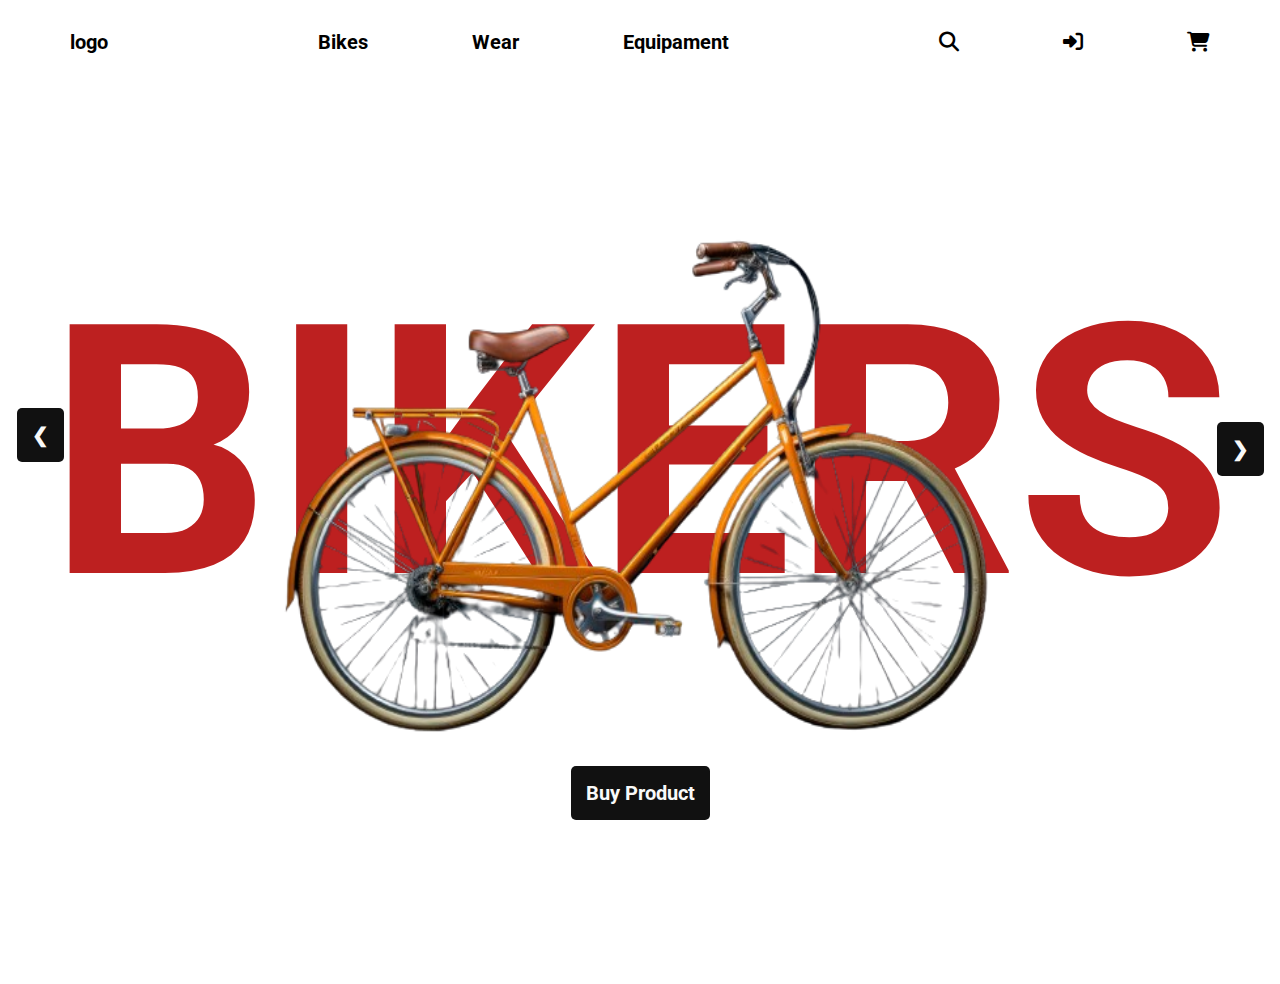
<file: index.html>
<!DOCTYPE html>
<html lang="en">
<head>
    <meta charset="UTF-8">
    <meta name="viewport" content="width=device-width, initial-scale=1.0">
    <link rel="stylesheet" href="https://cdnjs.cloudflare.com/ajax/libs/font-awesome/6.5.2/css/all.min.css">
    <link rel="stylesheet" href="../src/css/style.css">
    <title>Bike City</title>
</head>
<body>

    <header>
        <nav>
            <div>
                <a href="#" class="header-item">logo</a>
            </div>
            <div>
                <a href="#" class="header-item">Bikes</a>
                <a href="#" class="header-item" >Wear</a>
                <a href="#" class="header-item">Equipament</a>
            </div>
            <div>
                <a id=''href="#" class="header-item"><i class="fa-solid fa-magnifying-glass"></i></a>
                <a href="#" class="header-item"><i class="fa-solid fa-right-to-bracket"></i></a>
                <a href="#" class="header-item"><i class="fa-solid fa-cart-shopping"></i></a>
            </div>
        </nav>
    </header>

    <main>
            <div id="slideshow">
                <h1 id="product-title">BIKERS</h1>
                <img id="product-image" alt="#">
            </div>
            
            <button class="prev" onclick="prevSlide()">&#10094</button>
            <button class="next" onclick="nextSlide()">&#10095</button>
        </div>
        

    
        <div>
            <button id='buy' onclick="nextProduct()">Buy Product</button>
        </div>
    </main>

    <footer>
        
    </footer>

    <script src="./src/js/script.js"></script>
</body>
</html>
</file>
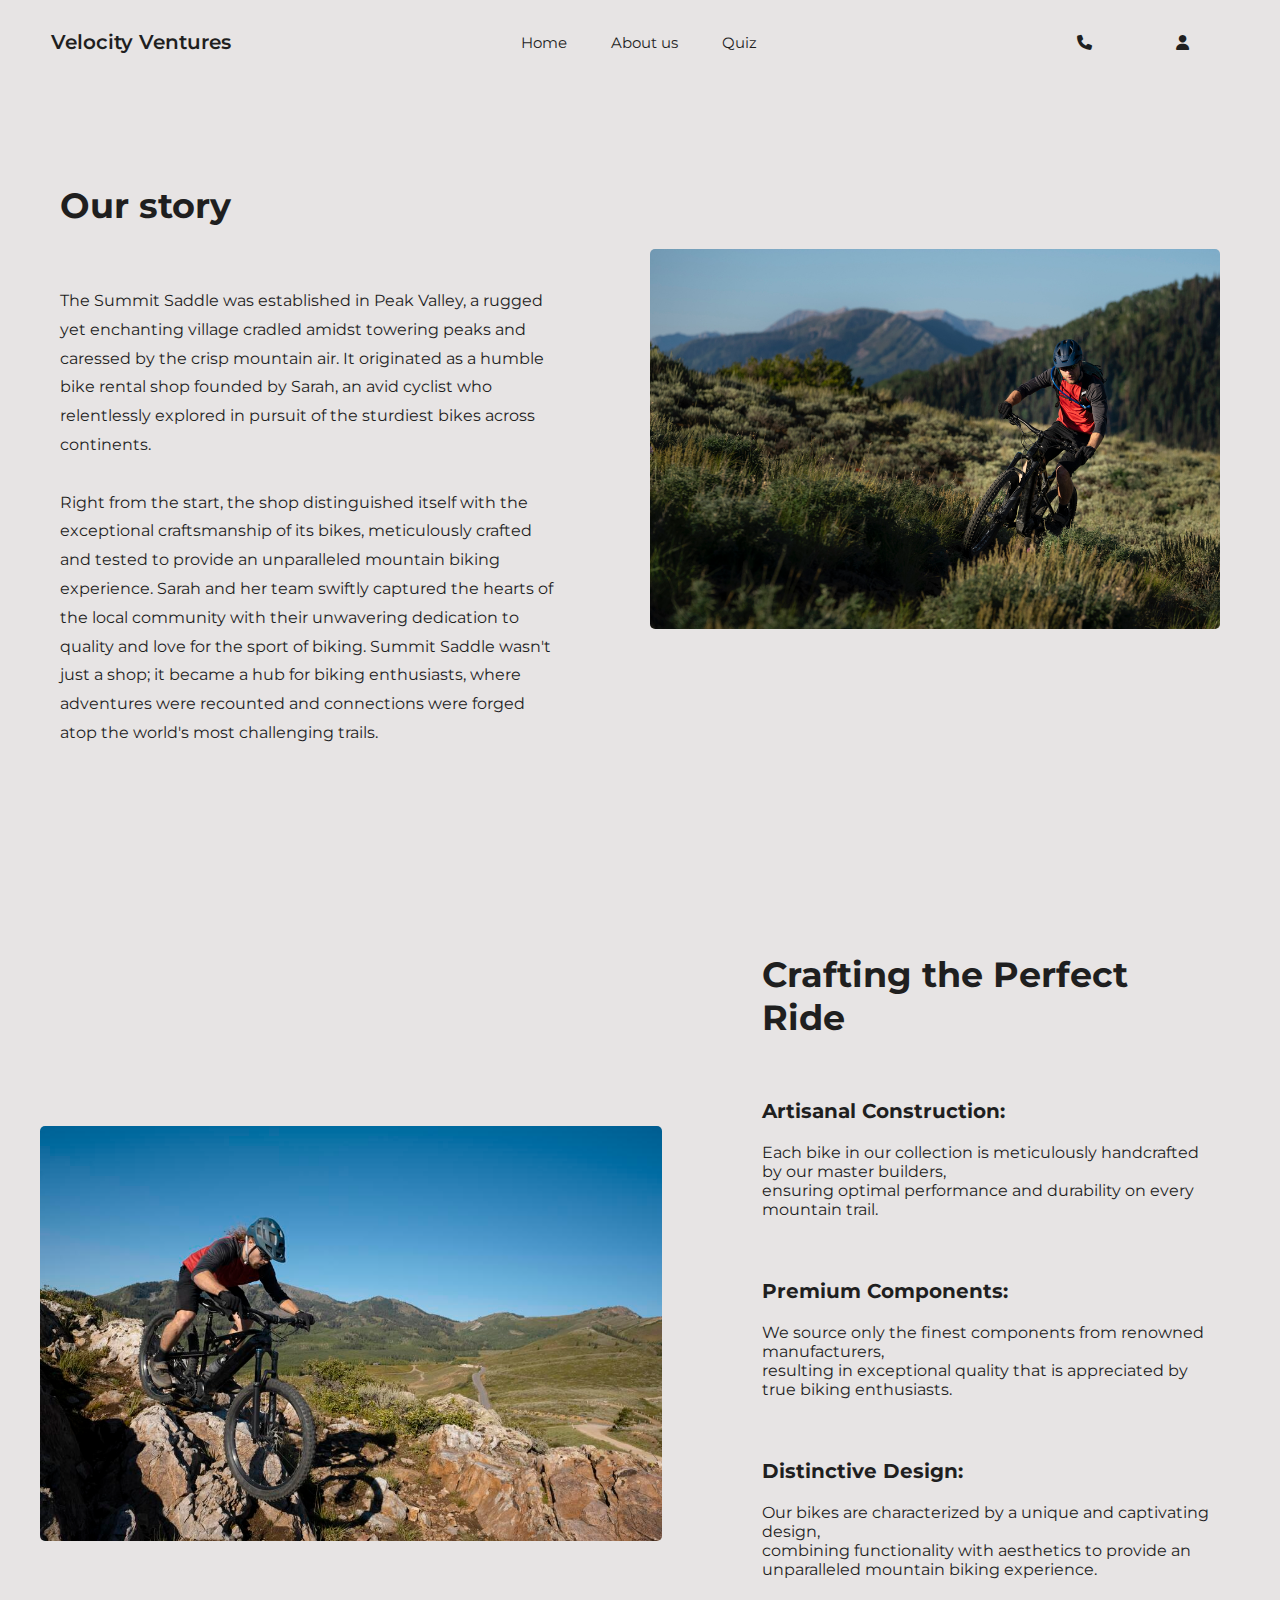
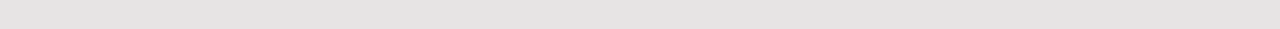
<file: src/pages/about.html>
<!DOCTYPE html>
<html lang="en">
<head>
    <meta charset="UTF-8">
    <meta name="viewport" content="width=device-width, initial-scale=1.0">
    <!-- Importando o conjunto de ícones Font Awesome -->
    <link rel="stylesheet" href="https://cdnjs.cloudflare.com/ajax/libs/font-awesome/6.5.2/css/all.min.css">
    <!-- Ícone da aba do navegador -->
    <link rel="shortcut icon" href="/src/assets/img/icons8-bike-90.png" type="image/x-icon">
    <!-- Importando o arquivo de estilos CSS específico para a página "About" -->
    <link rel="stylesheet" href="../css/about.css">
    <!-- Título da página -->
    <title>Velocity Ventures</title>
</head>
<body>
    <!-- Cabeçalho da página -->
    <header>
        <div class="container">
            <div class="flex">
                <!-- Link para a página inicial -->
                <a href="#" id="header-brand">Velocity Ventures</a>
                <!-- Navegação -->
                <nav>
                    <ul>
                        <li><a href="/index.html">Home</a></li>
                        <li><a href="#">About us</a></li> <!-- Link para a própria página (pode ser atualizado) -->
                        <li><a href="/src/pages/quiz.html">Quiz</a></li>
                    </ul>
                </nav>
                <!-- Ícones do cabeçalho -->
                <div class="header-icon">
                    <a href="#" id="show-contacts"><i class="fa-solid fa-phone"></i></a>
                    <a href="#" id="show-login"><i class="fa-solid fa-user"></i></a>
                </div>
            </div>
        </div>
    </header>
    <!-- Conteúdo principal -->
    <main>
        <!-- Seção "Our Story" -->
        <div id="ourStory">
            <div>
                <!-- Título da seção -->
                <h2 class="title">Our story</h2>
                <!-- Conteúdo da seção -->
                <p class="content">The Summit Saddle was established in Peak Valley, a rugged yet enchanting village cradled amidst towering peaks and caressed by the crisp mountain air. It originated as a humble bike rental shop founded by Sarah, an avid cyclist who relentlessly explored in pursuit of the sturdiest bikes across continents.<br><br>Right from the start, the shop distinguished itself with the exceptional craftsmanship of its bikes, meticulously crafted and tested to provide an unparalleled mountain biking experience. Sarah and her team swiftly captured the hearts of the local community with their unwavering dedication to quality and love for the sport of biking. Summit Saddle wasn't just a shop; it became a hub for biking enthusiasts, where adventures were recounted and connections were forged atop the world's most challenging trails.</p>
            </div>
            <!-- Imagem relacionada à seção -->
            <img src="../assets/img/bikeMountain1.jpg" alt="Bike image" id="place">
        </div>
        <!-- Seção "Our Blend" -->
        <div id="ourBike">
            <!-- Imagem relacionada à seção -->
            <img src="../assets/img/bikeMountain2.jpg" alt="Bike image" id="bike">
            <!-- Segunda seção de conteúdo -->
            <section id="secondContent">
                <!-- Título da segunda seção -->
                <h2 id="secondTitle">Crafting the Perfect Ride</h2>
                <!-- Subtítulos e parágrafos -->
                <h3 class="subTitle">Artisanal Construction:</h3>
                <p class="paragraph">Each bike in our collection is meticulously handcrafted by our master builders,<br> ensuring optimal performance and durability on every mountain trail.</p>
                <h3 class="subTitle">Premium Components:</h3>
                <p class="paragraph">We source only the finest components from renowned manufacturers,<br> resulting in exceptional quality that is appreciated by true biking enthusiasts.</p>
                <h3 class="subTitle">Distinctive Design:</h3>
                <p class="paragraph">Our bikes are characterized by a unique and captivating design,<br> combining functionality with aesthetics to provide an unparalleled mountain biking experience.</p>
            </section>
        </div>
    </main>
</body>
</html>
</file>
<file: src/css/style.css>
@import url('https://fonts.googleapis.com/css2?family=Roboto:wght@400;700&display=swap');

:root {
    --cor-preto: #111111;
    --cor-branco: #f9f9f9;
    --cor-vermelho: rgb(189, 32, 32);
}

* {
    padding: 0;
    margin: 0;
}

body {
    background-color: var(--cor-amarelo);
}

nav {
    display: flex;
    justify-content: space-between;
}

header nav div {
    margin: 30px 20px;
    flex-wrap: nowrap;
}

.header-item {
    margin: 0 50px;
    text-decoration: none;
    color: var(--cor-verde);
    font-family: "Roboto", sans-serif;
    font-weight: 700;
    font-style: normal;
    font-size: 20px;
    margin-top: 30px;
}

#logo {
    height: 80px;
    width: 80px;
}

main {
    display: flex;
    flex-direction: column;
    align-items: center; 
    justify-content: center;
    height: 100vh;
    position: relative;
}

#slide-show {
    position: relative;
}

#product-title {
    color: var(--cor-vermelho);
    font-family: "Roboto", sans-serif;
    font-weight: 700;
    font-style: normal;
    font-size: 350px;
    z-index: 2;
}

#product-image {
    position: absolute;
    top: 50%;
    left: 50%;
    transform: translate(-50%, -50%);
    z-index: 1;
    width: 800px;
    height: 600px;
    padding-bottom: 100px;
}

button, #buy{
    padding: 15px;
    border-radius: 5px;
    border: none;
    background-color: var(--cor-preto);
    color: var(--cor-branco);
    font-family: "Roboto", sans-serif;
    font-weight: 700;
    font-style: normal;
    font-size: 20px;
    cursor: pointer;
}

button:hover {
    padding: 15px;
    border-radius: 5px;
    border: none;
    background-color: rgb(104, 12, 12); 
    color: var(--cor-branco);
    font-family: "Roboto", sans-serif;
    font-weight: 700;
    font-style: normal;
    font-size: 20px;
    cursor: pointer;
}

button:active {
    padding: 15px;
    border-radius: 5px;
    border: none;
    background-color: rgb(137, 19, 19); 
    color: var(--cor-branco);
    font-family: "Roboto", sans-serif;
    font-weight: 700;
    font-style: normal;
    font-size: 20px;
    cursor: pointer;
}

.prev {
    position: relative;    
    top: -250px; 
    left: -600px; 
}

.next {
    position: relative;    
    top: -290px; 
    left: 600px; 
}
</file>
<file: src/css/about.css>
@import url("https://fonts.googleapis.com/css2?family=Montserrat:wght@100..900&display=swap");

/* Definição das variáveis CSS globais */
:root {
    --black-color: hsl(0, 0%, 12%);
    --body-color: hsl(0, 4%, 90%);
    --body-font: "Montserrat", sans-serif;
    --biggest-font-size: 3.7rem;
    --h2-font-size: 1.25rem;
    --normal-font-size: .938rem;
    --font-regular: 400;
    --font-semi-bold: 600;
}

/* Reset de estilos */
* {
    padding: 0%;
    margin: 0%;
    box-sizing: border-box;
}

/* Estilos para o corpo da página */
body {
    background-color: var(--body-color); 
    color: var(--body-color);
    font-family: var(--body-font);
    font-size: var(--normal-font-size);
    box-sizing: border-box;
}

/* Estilos para o contêiner do cabeçalho */
.container-header {
    max-width: 1200px;
    margin: auto;
}

/* Estilos para elementos flexíveis */
.flex {
    display: flex;
    align-items: center;
    justify-content: space-between;
}

/* Estilos para o cabeçalho */
header {
    padding: 30px 4%;
}

/* Estilos para o logotipo do cabeçalho */
#header-brand {
    color: var(--black-color);
    font-weight: var(--font-semi-bold);
    text-decoration: none;
    margin-right: 50px;
    font-size: 20px;
}

/* Estilos para a lista não ordenada no cabeçalho */
header ul {
    list-style-type: none;
}

/* Estilos para os itens da lista no cabeçalho */
header ul li {
    display: inline-block;
    margin-right: 40px;
}

/* Estilos para os links dos itens da lista no cabeçalho */
header ul li a {
    text-decoration: none;
    color: var(--black-color);
}

/* Estilos para ícones no cabeçalho */
header i {
    color: var(--black-color);
    margin: 0 40px;
}

/* Estilos para o título */
.title {
    font-size: 35px;
    margin: 0px 125px 18px 0px;
    color: var(--black-color);
}

/* Estilos para a seção "Our Story" */
#ourStory {
    display: flex;
    margin: 100px 60px 0px 60px;
}

/* Estilos para o conteúdo */
.content {
    font-optical-sizing: auto;
    font-style: normal;
    line-height: 1.8;
    font-size: 16px;
    margin: 60px 90px 40px 0px;
    color: var(--black-color);
}

/* Estilos para a imagem "Place" */
#place {
    border-radius: 5px;
    width: 600px;
    height: 380px;
    margin-top: 65px;
}

/* Estilos para a seção "Our Blend" */
#ourBike {
    display: flex;
    align-items: center;
    margin-top: 200px;
    margin: 150px 60px 50px 0px;
}

/* Estilos para a imagem "Blend" */
#bike {
    border-radius: 5px;
    width: 820px;
    height: 415px;
    margin: 150px 100px 0px 40px;
}

/* Estilos para o segundo conteúdo */
#secondContent {
    color: var(--black-color);
    margin-top: 15px;
}

/* Estilos para o título do segundo conteúdo */
#secondTitle {
    font-size: 35px;
}

/* Estilos para subtítulos */
.subTitle {
    margin: 60px 0px 20px 0px;
    font-size: var(--h2-font-size);
}

/* Estilos para parágrafos */
.paragraph {
    color: var(--black-color);
    font-size: 16px;
}
</file>
